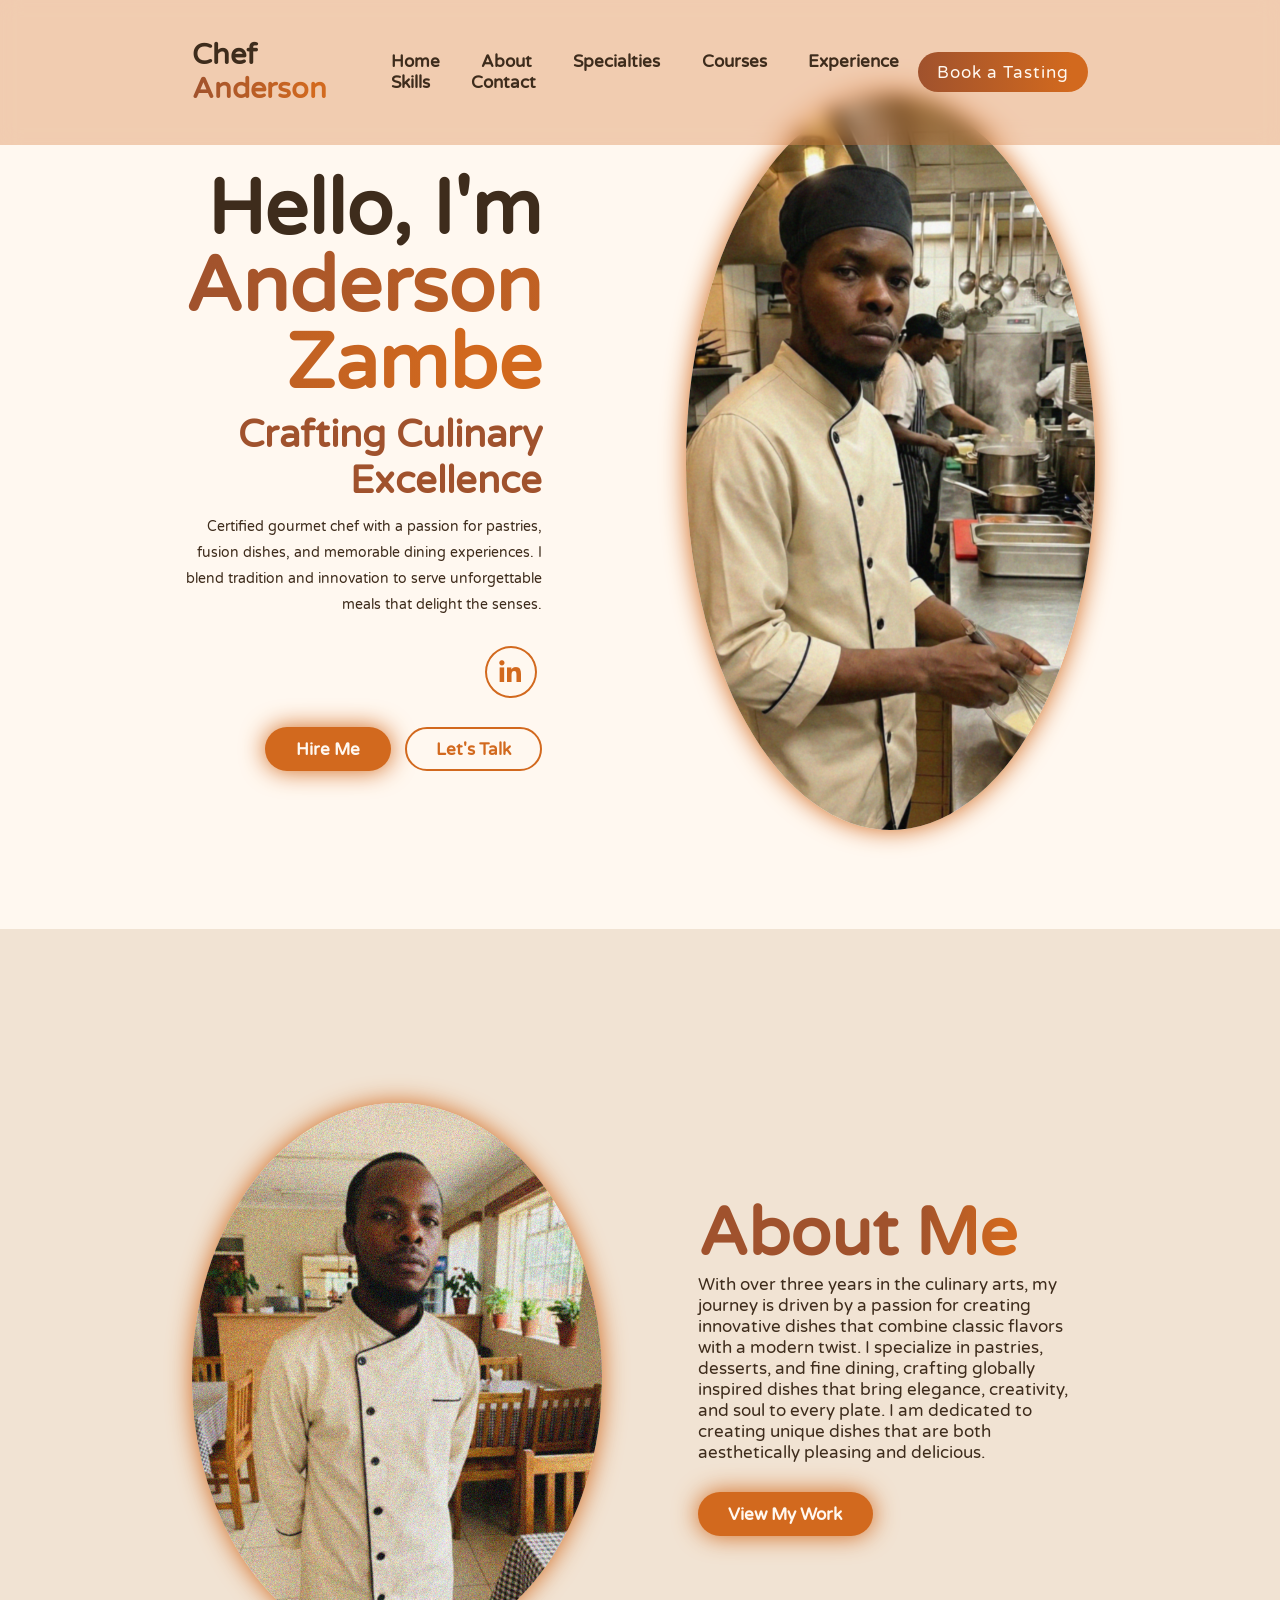
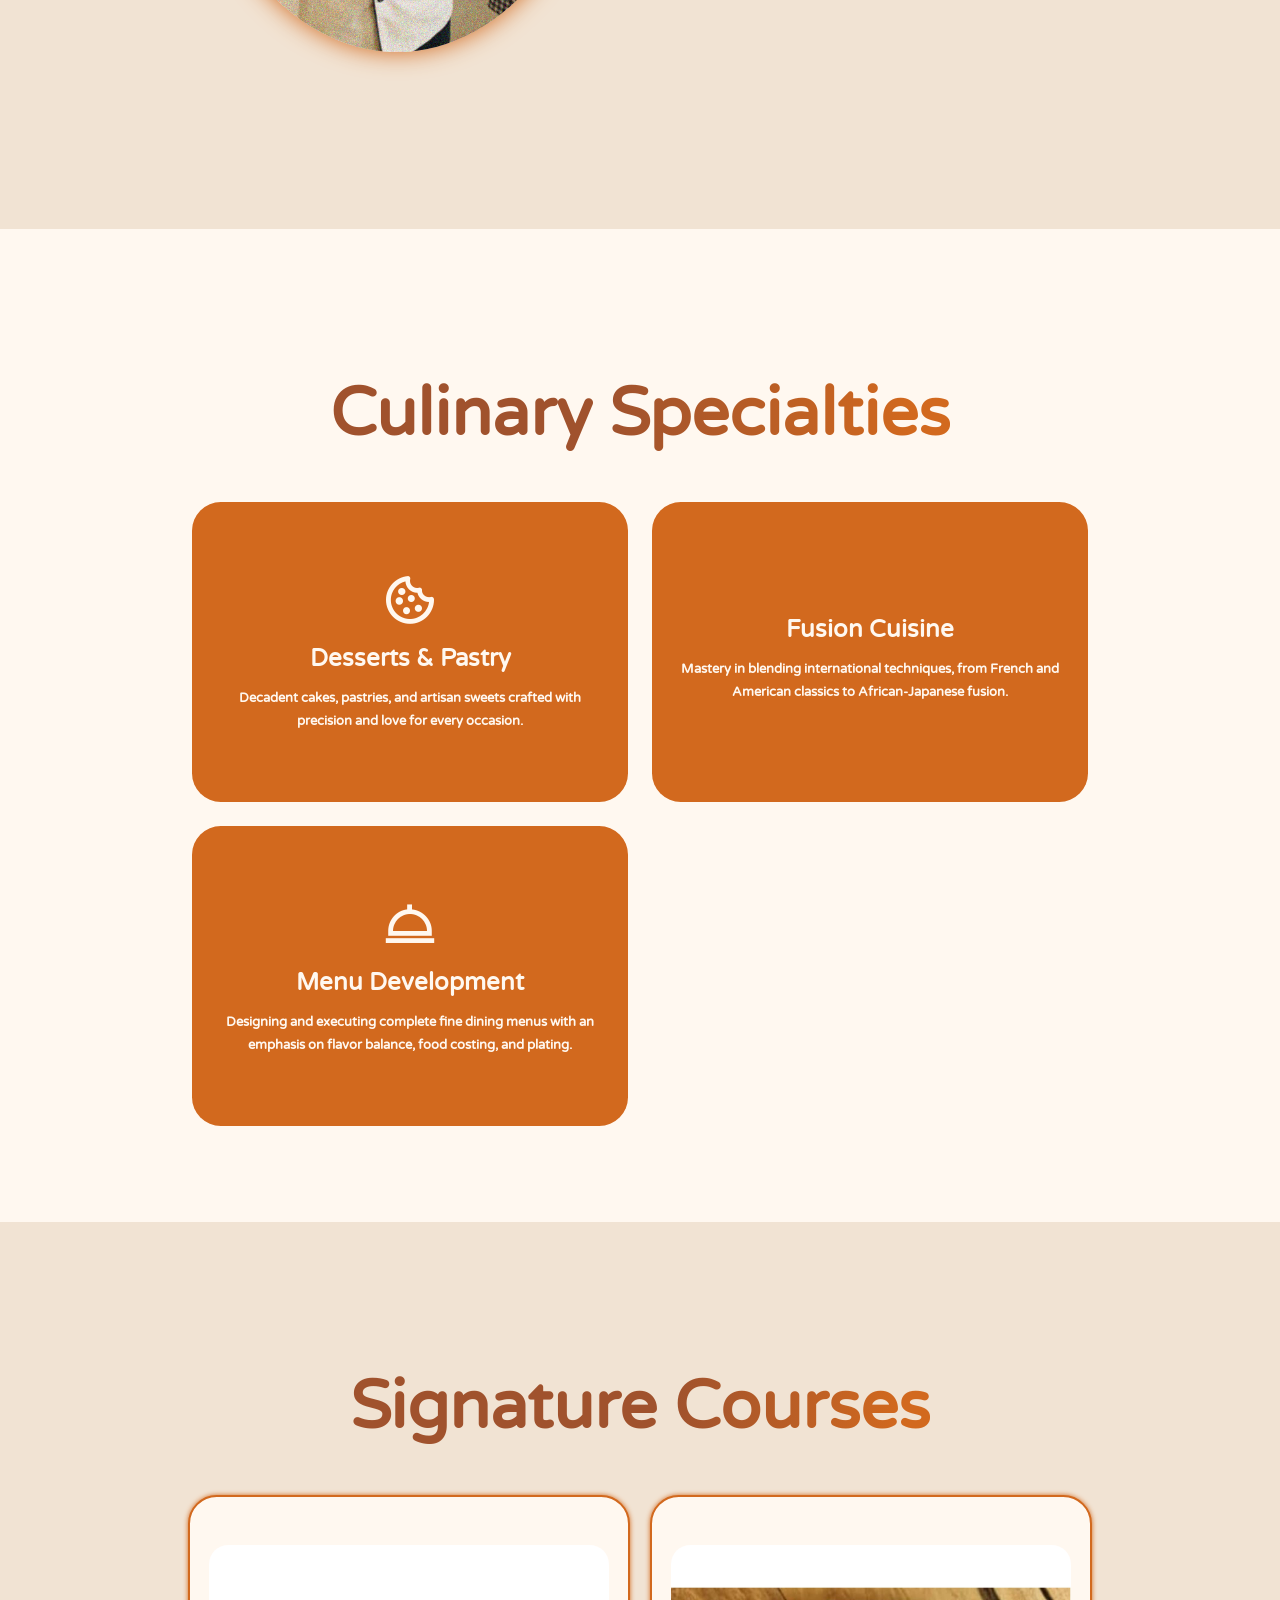
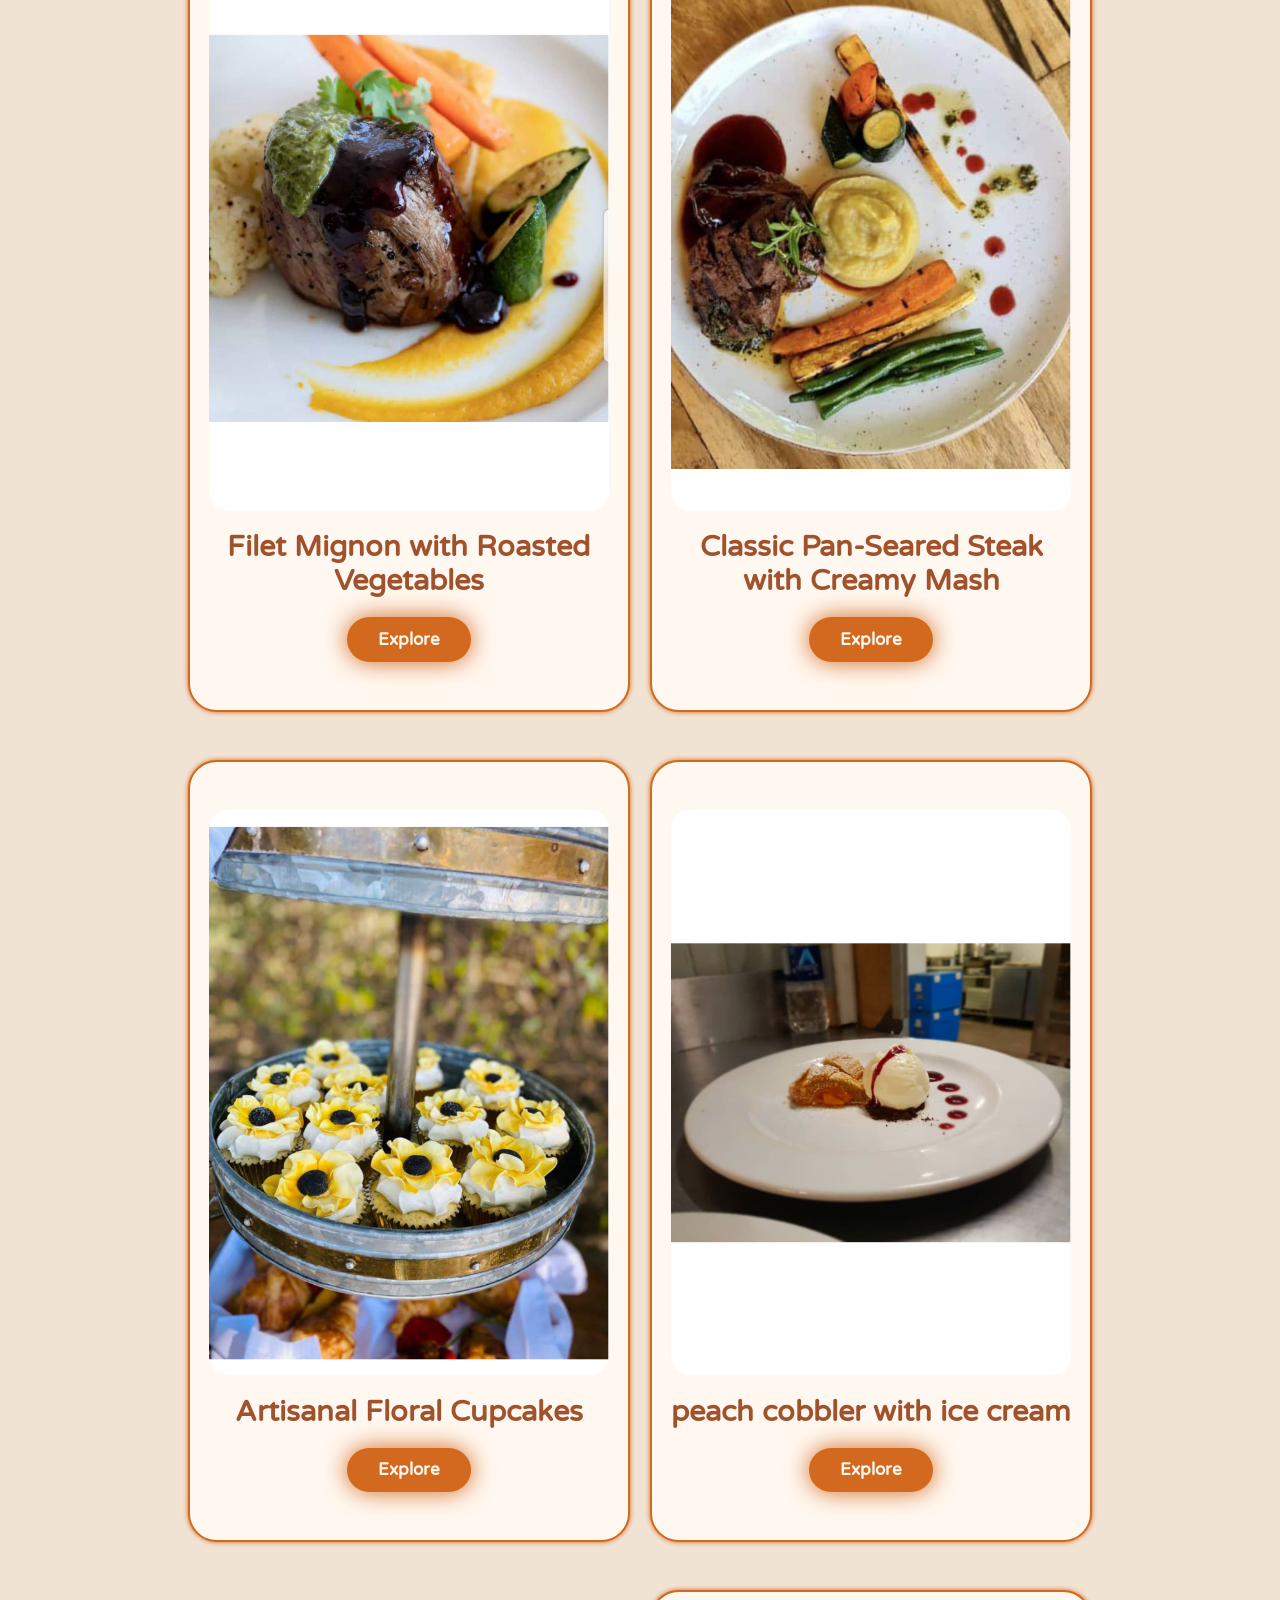
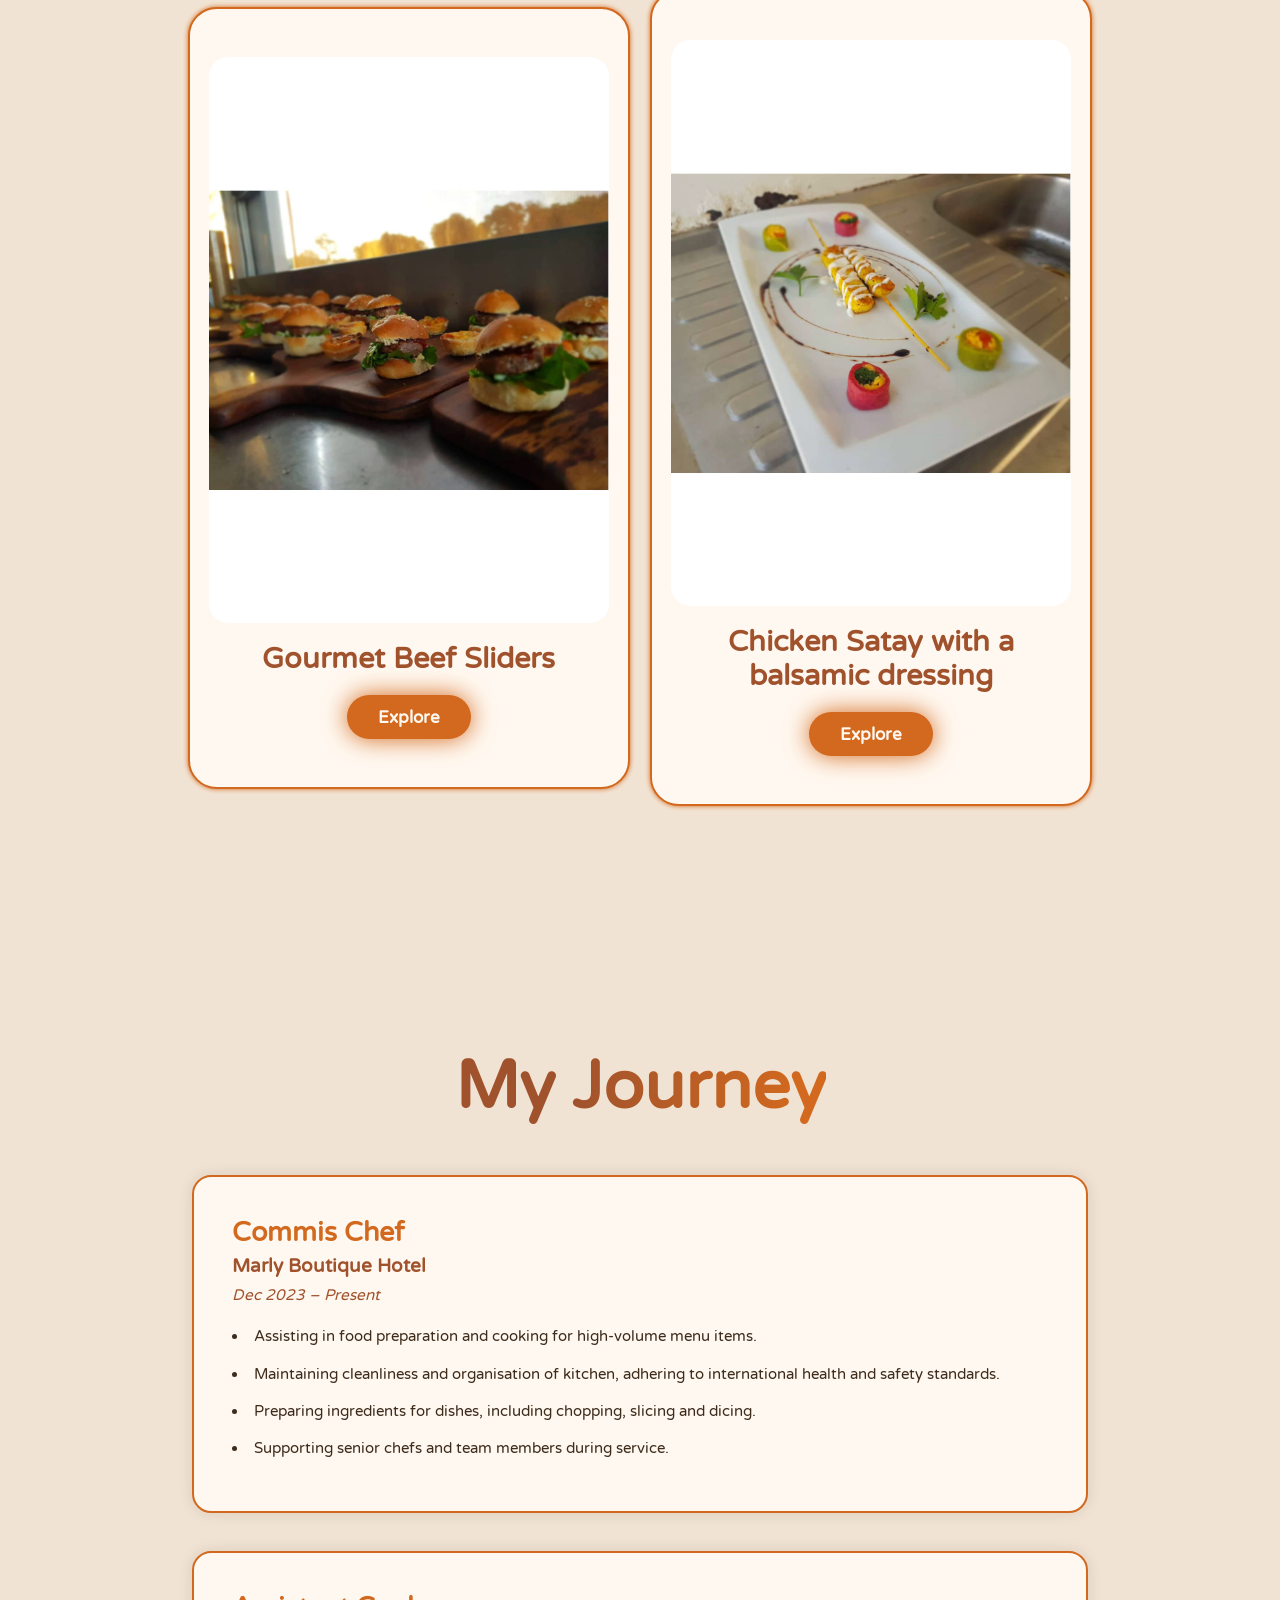
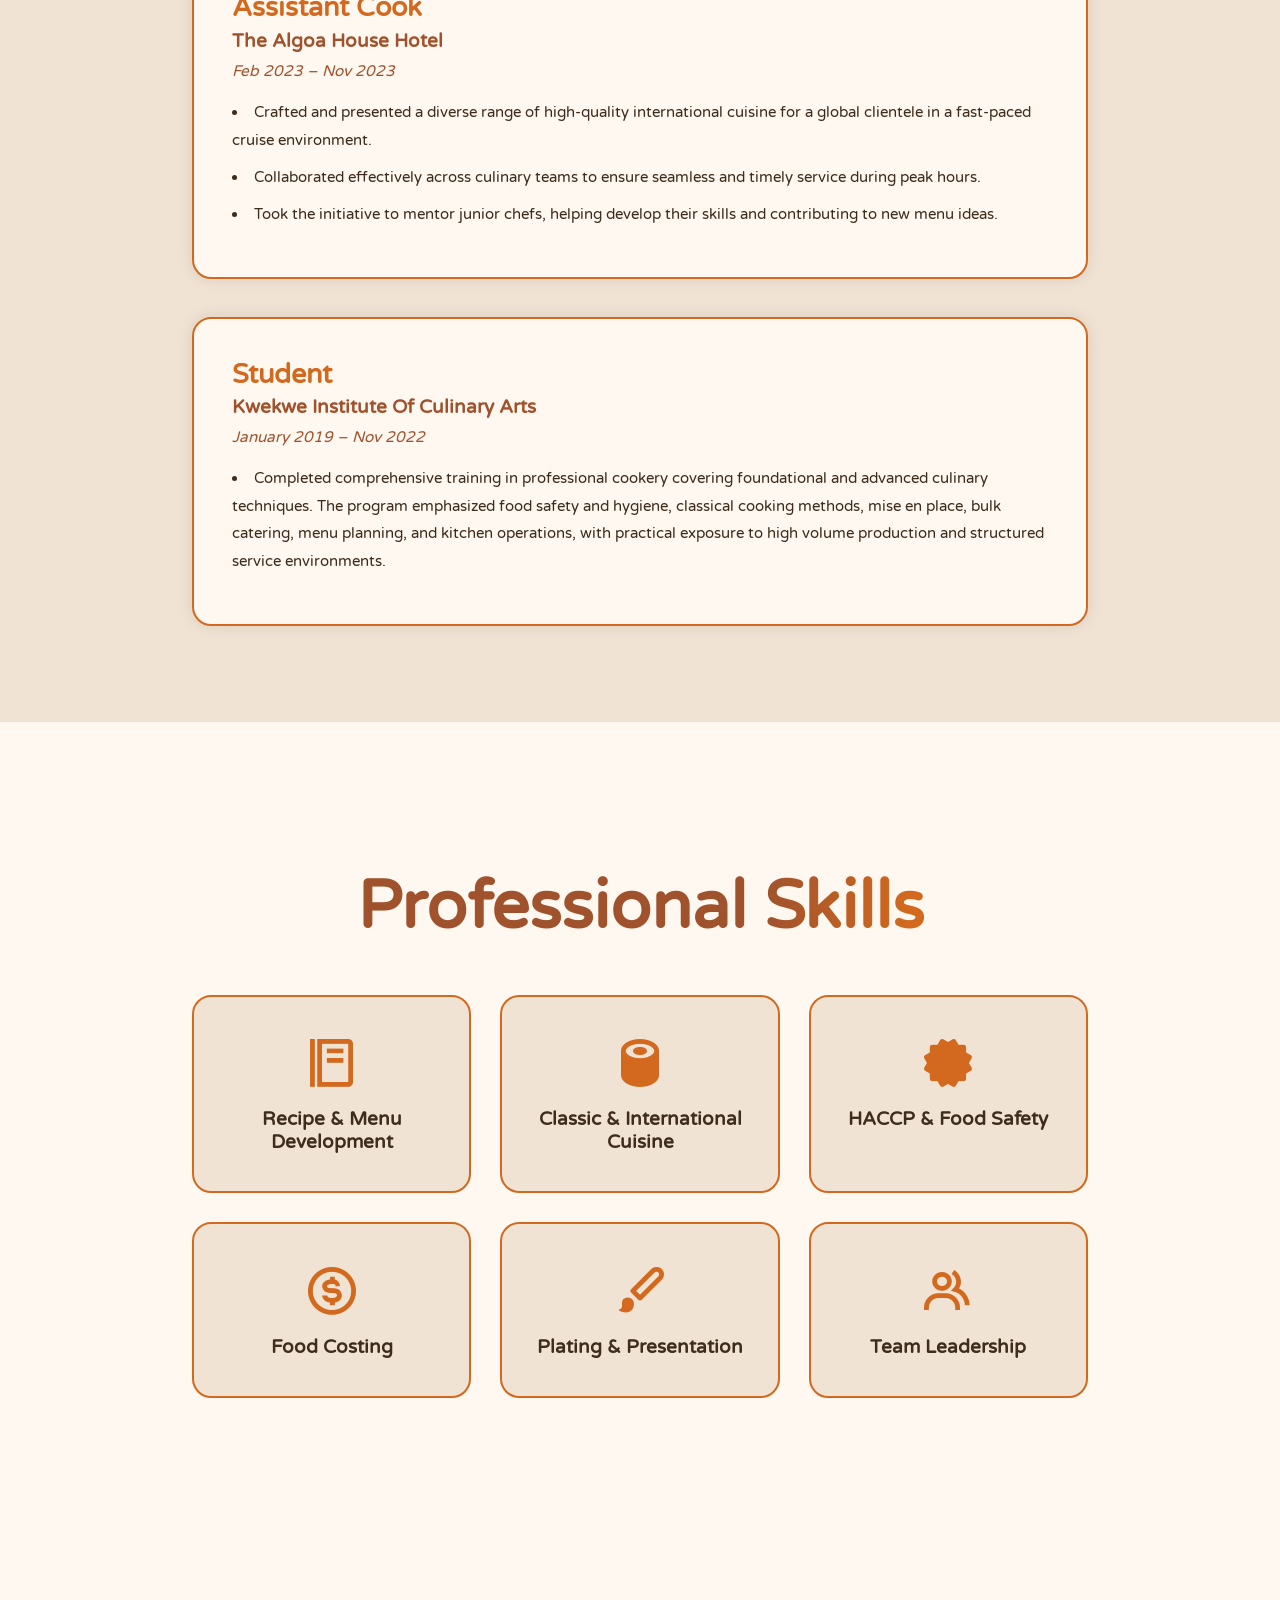
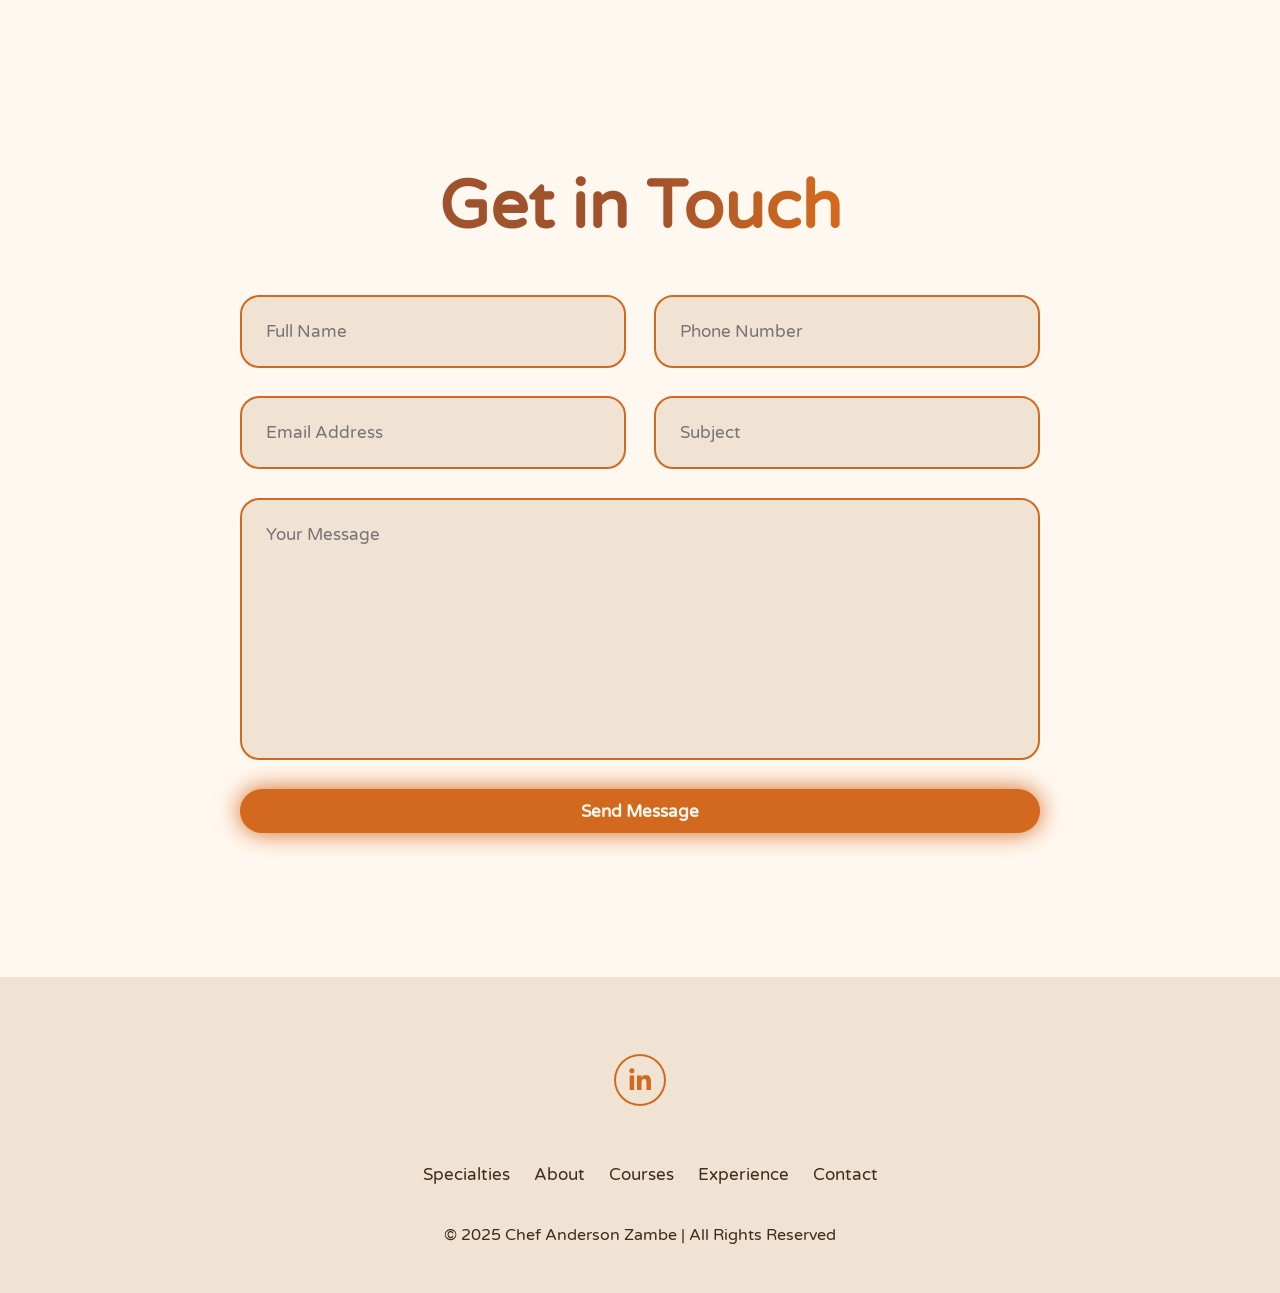
<file: index.html>
<!DOCTYPE html>
<html lang="en">
<head>
  <meta charset="UTF-8">
  <meta name="viewport" content="width=device-width, initial-scale=1.0">
  <title>Chef Anderson Zambe | Portfolio</title>
  <link rel="preconnect" href="https://fonts.googleapis.com">
  <link rel="preconnect" href="https://fonts.gstatic.com" crossorigin>
  <link href="https://fonts.googleapis.com/css2?family=Figtree:ital,wght@0,300..900;1,300..900&family=Inter+Tight:ital,wght@0,100..900;1,100..900&family=Inter:ital,opsz,wght@0,14..32,100..900;1,14..32,100..900&family=Libre+Baskerville:ital,wght@0,400;0,700;1,400&family=Outfit:wght@100..900&family=Signika:wght@300..700&family=Varela+Round&family=Young+Serif&display=swap" rel="stylesheet">
  <link rel="stylesheet" href="style.css">
  <link href='https://unpkg.com/boxicons@2.1.4/css/boxicons.min.css' rel='stylesheet'>
</head>
<body>
  <header class="header">
    <a href="#home" class="logo">Chef <span>Anderson</span></a>
    <i class='bx bx-menu' id="menu-icon"></i>
    <nav class="navbar">
      <a href="#home">Home</a>
      <a href="#about">About</a>
      <a href="#services">Specialties</a>
      <a href="#courses">Courses</a>
      <a href="#experience">Experience</a>
      <a href="#skills">Skills</a>
      <a href="#contact">Contact</a>
    </nav>
    <button class="gradient-btn">Book a Tasting</button>
  </header>

  <section class="home" id="home">
    <div class="home-content">
      <h1>Hello, I'm <span>Anderson Zambe</span></h1>
      <h3>Crafting Culinary Excellence</h3>
      <p>Certified gourmet chef with a passion for pastries, fusion dishes, and memorable dining experiences. I blend tradition and innovation to serve unforgettable meals that delight the senses.</p>

      <div class="social-icons">
        <!-- <a href="https://github.com/chef-tonderai" target="_blank"><i class='bx bxl-github'></i></a> -->
        <a href="https://www.linkedin.com/in/anderson-zambe117/" target="_blank"><i class='bx bxl-linkedin'></i></a>
        <!-- <a href="https://instagram.com/chef_tonderai" target="_blank"><i class='bx bxl-instagram'></i></a> -->
        <!-- <a href="https://twitter.com/chef_tonderai" target="_blank"><i class='bx bxl-twitter'></i></a> -->
      </div>

      <div class="btn-group">
        <a href="#contact" class="btn">Hire Me</a>
        <a href="#contact" class="btn">Let's Talk</a>
      </div>
    </div>

    <div class="home-img">
      <img src="IMG_2162.jpeg" alt="Chef Anderson Zambe">
    </div>
  </section>

  <section class="about" id="about">
    <div class="about-img">
      <img src="IMG_2163.jpeg" alt="Chef in action">
    </div>
    <div class="about-content">
      <h2>About <span>Me</span></h2>
      <p>With over three years in the culinary arts, my journey is driven by a passion for creating innovative dishes that combine classic ﬂavors with a modern twist. I specialize in pastries, desserts, and fine dining, crafting globally inspired dishes that bring elegance, creativity, and soul to every plate. I am dedicated to creating unique dishes that are both aesthetically pleasing and delicious.</p>
      <a href="#courses" class="btn">View My Work</a>
    </div>
  </section>

  <section class="services" id="services">
    <h2 class="heading">Culinary <span>Specialties</span></h2>
    <div class="services-container">
      <div class="service-box">
        <div class="service-info">
          <i class='bx bx-cookie'></i>
          <h4>Desserts & Pastry</h4>
          <p>Decadent cakes, pastries, and artisan sweets crafted with precision and love for every occasion.</p>
        </div>
      </div>
      <div class="service-box">
        <div class="service-info">
          <i class='bx bxl-sushi'></i>
          <h4>Fusion Cuisine</h4>
          <p>Mastery in blending international techniques, from French and American classics to African-Japanese fusion.</p>
        </div>
      </div>
      <div class="service-box">
        <div class="service-info">
          <i class='bx bx-dish'></i>
          <h4>Menu Development</h4>
          <p>Designing and executing complete fine dining menus with an emphasis on flavor balance, food costing, and plating.</p>
        </div>
      </div>
    </div>
  </section>

  <section class="courses" id="courses">
    <h2 class="heading">Signature <span>Courses</span></h2>
    <div class="projects-box">
      <div class="project-card">
        <img src="beef.jpg" alt="Course 1">
        <h3>Filet Mignon with Roasted Vegetables</h3>
        <!-- <p>This elegant dish features a pan-seared Filet Mignon, cooked to perfection and seasoned with herbs, salt, and pepper.</p> -->
        <button class="btn explore-btn" data-meal="filet-mignon">Explore</button>
      </div>
      <div class="project-card">
        <img src="carrots.jpg" alt="Course 2">
        <h3>Classic Pan-Seared Steak with Creamy Mash</h3>
        <!-- <p>A simple yet flavorful side dish. Carrots are peeled and simmered in a mixture of butter, honey, and a pinch of salt.</p> -->
        <button class="btn explore-btn" data-meal="glazed-carrots">Explore</button>
      </div>
      <div class="project-card">
        <img src="lily.jpg" alt="Course 3">
        <h3>Artisanal Floral Cupcakes</h3>
        <!-- <p>A modern and artistic dessert. This dish breaks down the traditional fruit tart into its core components.</p> -->
        <button class="btn explore-btn" data-meal="deconstructed-tart">Explore</button>
      </div>
      <div class="project-card">
        <img src="desserts.jpg" alt="Course 4">
        <h3>peach cobbler with ice cream</h3>
        <!-- <p>"A comforting and rustic classic. This dessert features sweet, juicy peaches baked with a hint of warm cinnamon until bubbly, all nestled under a tender, golden-brown biscuit topping. Served warm, it creates the perfect contrast with a scoop of cold, creamy vanilla ice cream."</p> -->
        <button class="btn explore-btn" data-meal="petit-fours">Explore</button>
      </div>
      <div class="project-card">
        <img src="mini.jpg" alt="Course 5">
        <h3>Gourmet Beef Sliders</h3>
        <!-- <p>These are not your average mini-burgers. The patties are made from high-quality ground beef, seasoned and grilled to juiciness.</p> -->
        <button class="btn explore-btn" data-meal="gourmet-sliders">Explore</button>
      </div>
      <div class="project-card">
        <img src="hm.jpg" alt="Course 6">
        <h3>Chicken Satay with a balsamic dressing</h3>
        <!-- <p>Large sea scallops are patted dry and seared in a hot, buttered skillet for a couple of minutes on each side.</p> -->
        <button class="btn explore-btn" data-meal="seared-scallops">Explore</button>
      </div>
    </div>
  </section>
  
  <section class="experience" id="experience">
    <h2 class="heading">My <span>Journey</span></h2>
    <div class="experience-container">

      <div class="experience-box">
        <h3>Commis Chef</h3>
        <h4>Marly Boutique Hotel</h4>
        <span>Dec 2023 – Present</span>
        <ul>
          <li>Assisting in food preparation and cooking for high-volume menu items.</li>
          <li>Maintaining cleanliness and organisation of
kitchen, adhering to international health and safety standards.</li>
          <li>Preparing ingredients for dishes, including chopping, slicing and dicing.</li>
          <li>Supporting senior chefs and team members during service.</li>
        </ul>
      </div>

      <div class="experience-box">
        <h3>Assistant Cook</h3>
        <h4>The Algoa House Hotel</h4>
        <span>Feb 2023 – Nov 2023</span>
        <ul>
          <li>Crafted and presented a diverse range of high-quality international cuisine for a global clientele in a fast-paced cruise environment.</li>
          <li>Collaborated effectively across culinary teams to ensure seamless and timely service during peak hours.</li>
          <li>Took the initiative to mentor junior chefs, helping develop their skills and contributing to new menu ideas.</li>
        </ul>
      </div>

      <div class="experience-box">
        <h3>Student</h3>
        <h4>Kwekwe Institute Of Culinary Arts</h4>
        <span>January 2019 – Nov 2022</span>
        <ul>
          <li>Completed comprehensive training in professional cookery covering foundational and advanced culinary techniques. The program emphasized food safety and hygiene, classical cooking methods, mise en place, bulk catering, menu planning, and kitchen operations, with practical exposure to high volume production and structured service environments.</li>
        </ul>
      </div>

    </div>
  </section>

  <section class="skills" id="skills">
    <h2 class="heading">Professional <span>Skills</span></h2>
    <div class="skills-container">
        <div class="skill-box">
            <i class='bx bx-food-menu'></i>
            <h4>Recipe & Menu Development</h4>
        </div>
        <div class="skill-box">
            <i class='bx bxs-sushi'></i>
            <h4>Classic & International Cuisine</h4>
        </div>
        <div class="skill-box">
            <i class='bx bxs-certification'></i>
            <h4>HACCP & Food Safety</h4>
        </div>
        <div class="skill-box">
            <i class='bx bx-dollar-circle'></i>
            <h4>Food Costing</h4>
        </div>
        <div class="skill-box">
            <i class='bx bxs-paint'></i>
            <h4>Plating & Presentation</h4>
        </div>
        <div class="skill-box">
            <i class='bx bx-group'></i>
            <h4>Team Leadership</h4>
        </div>
    </div>
  </section>

  <section class="contact" id="contact">
    <h2 class="heading">Get in <span>Touch</span></h2>
    
    <form action="https://formsubmit.co/mitchellt21moyo@gmail.com" method="POST">
      <div class="input-group">
        <div class="input-box">
          <input type="text" name="name" placeholder="Full Name" required>
          <input type="email" name="email" placeholder="Email Address" required>
        </div>
        <div class="input-box">
          <input type="number" name="phone" placeholder="Phone Number">
          <input type="text" name="_subject" placeholder="Subject">
        </div>
      </div>
      <div class="input-group-2">
        <textarea name="message" placeholder="Your Message" cols="30" rows="10" required></textarea>
        <input type="submit" value="Send Message" class="btn">
      </div>
      
      <input type="hidden" name="_captcha" value="false">
      
    </form>

  </section>

  <footer class="footer">
    <div class="social-icons">
      <!-- <a href="https://github.com/chef-tonderai" target="_blank"><i class='bx bxl-github'></i></a> -->
      <a href="https://linkedin.com/in/chef-tonderai" target="_blank"><i class='bx bxl-linkedin'></i></a>
      <!-- <a href="https://instagram.com/chef_tonderai" target="_blank"><i class='bx bxl-instagram'></i></a> -->
      <!-- <a href="https://twitter.com/chef_tonderai" target="_blank"><i class='bx bxl-twitter'></i></a> -->
    </div>
    <ul class="list">
      <li><a href="#services">Specialties</a></li>
      <li><a href="#about">About</a></li>
      <li><a href="#courses">Courses</a></li>
      <li><a href="#experience">Experience</a></li>
      <li><a href="#contact">Contact</a></li>
    </ul>
    <p class="copyright">
      &copy; 2025 Chef Anderson Zambe | All Rights Reserved
    </p>
  </footer>

  <div id="myModal" class="modal">
    <div class="modal-content">
      <span class="close">&times;</span>
      <h3 id="modal-title"></h3>
      <p id="modal-description"></p>
    </div>
  </div>

  <script src="script.js"></script>
</body>
</html>
</file>
<file: style.css>
* {
  margin: 0;
  padding: 0;
  box-sizing: border-box;
  text-decoration: none;
  scroll-behavior: smooth;
  font-family: 'Varela Round';
}

:root {
  --bg-color: #fff8f0;          /* Soft cream background */
  --second-bg-color: #f1e3d3;   /* Light beige/pastry dough tone */
  --text-color: #3e2c1c;        /* Deep coffee brown */
  --main-color: #d2691e;        /* Cinnamon/Caramel */
  --accent-color: #a0522d;      /* Rich chocolatey tone */
  color: #3e2c1c;
}

html {
  font-size: 60%;
  overflow-x: hidden;
}

body {
  background-color: var(--bg-color);
  color: var(--text-color);
  overflow-x: hidden; /* Added to prevent horizontal scroll */
}

.header {
  position: fixed;
  width: 100%;
  top: 0;
  left: 0;
  padding: 4rem 15%;
  background: rgba(210, 105, 30, 0.3); /* cinnamon with transparency */
  backdrop-filter: blur(10px);
  display: flex;
  justify-content: space-between;
  align-items: center;
  z-index: 999;
}


#menu-icon {
  font-size: 3.5rem;
  color: var(--main-color);
  display: none;
}

.logo {
  font-size: 3rem;
  color: var(--text-color);
  font-weight: 800;
  cursor: pointer;
  transition: 0.3s ease-in-out;
}

.logo:hover {
  transform: scale(1.1);
  color: var(--accent-color);
}

span {
  background: linear-gradient(
    270deg,
    #d2691e 10%,       /* cinnamon */
    #a0522d             /* chocolate */
  );
  background-clip: text;
  color: transparent;
}

.navbar a {
  font-size: 1.8rem;
  color: var(--text-color);
  margin-left: 4rem;
  font-weight: 900;
  transition: 0.3s ease-in-out;
  border-bottom: 3px solid transparent;
}

.navbar a:hover {
  color: var(--main-color);
  border-bottom: 3px solid var(--main-color);
}

.gradient-btn {
  font-size: 1.8rem;
  padding: 1rem 2rem;
  border-radius: 3rem;
  background: linear-gradient(
    270deg,
    #d2691e 10%,   /* cinnamon */
    #a0522d         /* chocolate */
  );
  letter-spacing: 1px;
  cursor: pointer;
  transition: 0.3s ease-in-out;
  color: var(--bg-color);
  border: none;
  white-space: nowrap;
}

.gradient-btn:hover {
  transform: scale(1.1);
  background: linear-gradient(
    270deg,
    #a0522d 10%,   /* chocolate */
    #d2691e        /* cinnamon */
  );
}

section {
  min-height: 100vH;
  padding: 10rem 15%;
}

.home {
  display: flex;
  justify-content: center;
  align-items: center;
  gap: 15rem;
}

.home-content {
  display: flex;
  flex-direction: column;
  align-items: flex-end;
  text-align: right;
}

.home-content h1 {
  font-size: 8rem;
  font-weight: 700;
  margin-top: 1.5rem;
  line-height: 1;
}

.home-content h3 {
  margin: 1rem 0;
  font-size: 4rem;
  color: var(--accent-color);
}

.home-content p {
  font-size: 1.5rem;
  font-weight: 400;
  line-height: 1.8;
  color: var(--text-color);
}

.home-img img {
  width: 32vW;
  border-radius: 50%;
  box-shadow: 0 0 25px var(--main-color);
  transition: 0.4s ease-in-out;
}

.home-img img:hover {
  box-shadow:
    0 0 25px var(--main-color),
    0 0 50px var(--main-color),
    0 0 100px var(--main-color);
}

.social-icons a {
  display: inline-flex;
  justify-content: center;
  align-items: center;
  font-size: 3rem;
  padding: 1rem;
  background: transparent;
  border: 2px solid var(--main-color);
  border-radius: 50%;
  color: var(--main-color);
  margin: 3rem 0.5rem;
  transition: 0.3s ease-in-out;
}

.social-icons a:hover {
  color: var(--bg-color);
  background-color: var(--main-color);
  transform: scale(1.2) translateY(-5px);
  box-shadow: 0 0 25px var(--main-color);
}

.btn-group {
  display: flex;
  gap: 1.5rem;
}

.btn {
  display: inline-block;
  padding: 1rem 3rem;
  background-color: var(--main-color);
  box-shadow: 0 0 25px var(--main-color);
  border-radius: 3rem;
  font-size: 1.8rem;
  color: var(--bg-color);
  border: 2px solid transparent;
  font-weight: 600;
  transition: 0.3s ease-in-out;
}

.btn:hover {
  transform: scale(1.05);
  box-shadow:
    0 0 25px var(--main-color),
    0 0 25px var(--main-color);
}

.btn-group a:nth-of-type(2) {
  background-color: var(--bg-color);
  color: var(--main-color);
  border: 2px solid var(--main-color);
  box-shadow: 0 0 25px transparent;
}

.btn-group a:nth-of-type(2):hover {
  box-shadow: 0 0 25px var(--main-color);
  background-color: var(--main-color);
  color: var(--bg-color);
}

.about {
  display: flex;
  justify-content: center;
  align-items: center;
  gap: 10rem;
  background-color: var(--second-bg-color);
}

.about-img img {
  width: 32vW;
  border-radius: 50%;
  box-shadow: 0 0 25px var(--main-color);
  transition: 0.4s ease-in-out;
}

.about-img img:hover {
  box-shadow:
    0 0 25px var(--main-color),
    0 0 50px var(--main-color),
    0 0 100px var(--main-color);
}

.about-content h2 {
  font-size: 7rem;
  text-align: left;
  color: var(--accent-color);
}

.about-content p {
  font-size: 1.8rem;
  color: var(--text-color);
}

.about-content .btn {
  margin: 3rem 0;
}

::-webkit-scrollbar {
  width: 20px;
  height: 10px;
}

::-webkit-scrollbar-thumb {
  background-color: var(--main-color);
  border-radius: 10px;
}

::-webkit-scrollbar-track {
  background-color: var(--bg-color);
}

.heading {
  text-align: center;
  font-size: 7rem;
  margin: 5rem 0;
  color: var(--accent-color);
}

.services {
  background-color: var(--bg-color);
  color: var(--text-color);
}

.services h2 {
  color: var(--accent-color);
}

.services-container {
  display: grid;
  grid-template-columns: repeat(auto-fit, minmax(300px, 1fr));
  align-items: center;
  gap: 2.5rem;
}

.service-box {
  display: flex;
  justify-content: center;
  align-items: center;
  background-color: var(--main-color);
  height: 300px; /* Reduced height for better balance */
  border-radius: 3rem;
  cursor: pointer;
  border: 5px solid transparent;
  transition: 0.4s ease-in-out;
  color: var(--bg-color);
}

.service-box:hover {
  background: var(--second-bg-color);
  color: var(--main-color);
  border: 2px solid var(--main-color);
  transform: scale(1.03);
}

.service-info {
  display: flex;
  flex-direction: column;
  text-align: center;
  justify-content: center;
  align-items: center;
  padding: 2rem; /* Adjusted padding */
}

.service-info h4 {
  font-size: 2.5rem; /* Adjusted font size */
  margin: 1.5rem 0;
  font-weight: 800;
}

.service-info p {
  font-size: 1.4rem;
  font-weight: 600;
  line-height: 1.7;
}

.service-info i {
  font-size: 6rem; /* Adjusted icon size */
}


.courses {
  background-color: var(--second-bg-color);
}

.projects-box {
  display: grid;
  grid-template-columns: repeat(auto-fit, minmax(350px, 1fr));
  place-items: center;
  gap: 3rem;
  row-gap: 5rem;
}

.project-card {
  display: flex;
  flex-direction: column;
  align-items: center;
  justify-content: center;
  text-align: center;
  background-color: var(--bg-color);
  border: 2px solid var(--main-color);
  border-radius: 3rem;
  gap: 2rem;
  padding: 5rem 2rem;
  overflow: hidden;
  cursor: pointer;
  box-shadow: 0 0 5px var(--main-color);
  transition: 0.3s ease;
  color: var(--text-color);
}

.project-card:hover {
  box-shadow:
    0 0 25px var(--main-color),
    0 0 50px var(--main-color),
    0 0 100px var(--main-color);
  transform: scale(1.02);
}

.project-card img {
  max-width: 400px;
  border-radius: 2em;
  object-fit: cover;
}

.project-card h3 {
  font-size: 3rem;
  color: var(--accent-color);
}

.project-card p {
  font-size: 1.6rem;
  color: var(--text-color);
}

.contact {
  background-color: var(--bg-color);
}

.contact h2 {
  margin-bottom: 3rem;
  color: var(--accent-color);
}

.contact form {
  display: flex;
  flex-direction: column; /* Changed for better structure */
  justify-content: center;
  align-items: center;
  gap: 3rem;
  margin: 5rem auto; /* Centered form */
  text-align: center;
  max-width: 800px; /* Added max-width */
}

.contact form .input-group {
    display: flex;
    gap: 3rem;
    width: 100%;
}

.contact form .input-box {
    width: 50%;
    display: flex;
    flex-direction: column;
    gap: 3rem;
}


.contact form .input-box input,
.contact form textarea {
  width: 100%;
  padding: 2.5rem;
  font-size: 1.8rem;
  color: var(--text-color);
  background-color: var(--second-bg-color); /* Changed for contrast */
  border-radius: 2rem;
  border: 2px solid var(--main-color);
  margin: 0; /* Reset margin */
  resize: none;
}

.contact form .input-group-2 {
    width: 100%;
    display: flex;
    flex-direction: column;
    gap: 3rem;
}


.footer {
  background-color: var(--second-bg-color);
  padding: 5rem 15%; /* Added padding */
}

.footer .social-icons {
  text-align: center;
  padding-bottom: 3rem;
}

.footer ul {
  text-align: center;
  font-size: 1.8rem;
}

.footer ul li {
  display: inline-block;
  margin-left: 20px;
}

.footer ul li a {
  color: var(--text-color);
  border-bottom: 3px solid transparent;
  transition: 0.3s ease-in-out;
}

.footer ul li a:hover {
  border-bottom: 3px solid var(--main-color);
  color: var(--main-color);
}

.footer .copyright {
  text-align: center;
  margin-top: 40px;
  font-size: 16px;
  color: var(--text-color);
}

.experience {
  background-color: var(--second-bg-color);
  padding: 10rem 15%;
  color: var(--text-color);
}

.experience .heading {
  font-size: 7rem;
  text-align: center;
  margin-bottom: 5rem;
}

.experience-container {
  display: grid;
  grid-template-columns: 1fr; /* Single column layout */
  gap: 4rem;
  max-width: 900px; /* Set a max-width for readability */
  margin: 0 auto; /* Center the container */
}

.experience-box {
  background-color: var(--bg-color);
  padding: 4rem;
  border-radius: 2rem;
  border: 2px solid var(--main-color);
  box-shadow: 0 0 15px rgba(0,0,0,0.1); /* Softer shadow */
  transition: 0.3s ease;
}

.experience-box:hover {
  transform: scale(1.02);
  box-shadow: 0 0 25px var(--main-color);
}

.experience-box h3 {
  font-size: 2.8rem;
  margin-bottom: 0.5rem;
  color: var(--main-color);
}

.experience-box h4 {
    font-size: 2rem;
    font-weight: 600;
    color: var(--accent-color);
    margin-bottom: 1rem;
}

.experience-box span {
  font-size: 1.6rem;
  color: var(--text-color);
  display: block;
  margin-bottom: 2rem;
  font-style: italic;
  background: none; /* Override general span style */
  color: #a0522d;
}

.experience-box ul {
  list-style: disc inside;
  font-size: 1.6rem;
  line-height: 1.8;
}

.experience-box ul li {
    margin-bottom: 1rem;
}

.skills {
    background-color: var(--bg-color);
}

.skills-container {
    display: grid;
    grid-template-columns: repeat(auto-fit, minmax(250px, 1fr));
    gap: 3rem;
    text-align: center;
}

.skill-box {
    padding: 4rem 2rem;
    background-color: var(--second-bg-color);
    border-radius: 2rem;
    border: 2px solid var(--main-color);
    transition: 0.3s ease;
    cursor: default;
}

.skill-box:hover {
    transform: translateY(-10px);
    box-shadow: 0 0 20px var(--main-color);
}

.skill-box i {
    font-size: 6rem;
    color: var(--main-color);
    margin-bottom: 1.5rem;
}

.skill-box h4 {
    font-size: 2rem;
    color: var(--text-color);
}

.modal {
  display: none;
  position: fixed;
  z-index: 1000;
  left: 0;
  top: 0;
  width: 100%;
  height: 100%;
  overflow: auto;
  background-color: rgba(0,0,0,0.6);
}

.modal-content {
  background-color: var(--bg-color);
  margin: 15% auto;
  padding: 4rem;
  border: 2px solid var(--main-color);
  width: 80%;
  max-width: 600px;
  border-radius: 2rem;
  position: relative;
  animation: fadeIn 0.5s;
}

@keyframes fadeIn {
  from {opacity: 0;}
  to {opacity: 1;}
}

.close {
  color: var(--accent-color);
  position: absolute;
  top: 1rem;
  right: 2rem;
  font-size: 4rem;
  font-weight: bold;
}

.close:hover,
.close:focus {
  color: var(--main-color);
  text-decoration: none;
  cursor: pointer;
}

#modal-title {
  font-size: 3rem;
  color: var(--accent-color);
  margin-bottom: 2rem;
}

#modal-description {
  font-size: 1.8rem;
  color: var(--text-color);
  line-height: 1.6;
}

/* =================================================================== */
/* ============== RESPONSIVE DESIGN & MOBILE FIXES =================== */
/* =================================================================== */

@media (max-width: 1200px) {
    html {
        font-size: 55%;
    }
    .header {
        padding: 4rem 5%;
    }
    section {
        padding: 10rem 5%;
    }
    .footer {
        padding: 5rem 5%;
    }
}

@media (max-width: 991px) {
  #menu-icon {
    display: block;
  }
  .navbar {
    position: absolute;
    top: 100%;
    right: -100%; /* Hide off-screen */
    width: 50%;
    padding: 1rem 3%;
    background: rgba(210, 105, 30, 0.9); /* cinnamon with more opacity */
    border-bottom-left-radius: 2rem;
    border-left: 2px solid var(--main-color);
    border-bottom: 2px solid var(--main-color);
    transition: 0.4s ease-in-out;
  }

  .navbar.active {
      right: 0; /* Slide in */
  }

  .navbar a {
    display: block;
    font-size: 2rem;
    margin: 3rem 0;
    color: var(--bg-color);
    text-align: center;
  }
}

@media (max-width: 768px) {
  html {
      font-size: 50%; /* Adjust base font size for small devices */
  }

  /* Fixes stacking and spacing for home and about sections */
  .home, .about {
      flex-direction: column;
      gap: 5rem;
      text-align: center;
  }

  .home-content, .about-content {
      align-items: center;
      text-align: center;
  }

  /* Makes hero images larger and centered on mobile */
  .home-img img, .about-img img {
      width: 70vw; /* Use a larger viewport width for mobile images */
      margin-top: 4rem;
  }

  /* Adjusts padding for all sections to prevent overflow */
  section {
      padding: 10rem 3%;
  }

  /* Fixes the two-column contact form for mobile */
  .contact form .input-group {
    flex-direction: column;
    gap: 0;
  }
  .contact form .input-box {
      width: 100%;
      gap: 3rem; /* Re-apply gap for vertical stacking */
  }

  /* Adjusts heading sizes for better readability on small screens */
  .heading {
      font-size: 6rem;
      margin-bottom: 3rem;
  }
  .home-content h1 {
      font-size: 7rem;
  }
}
</file>
